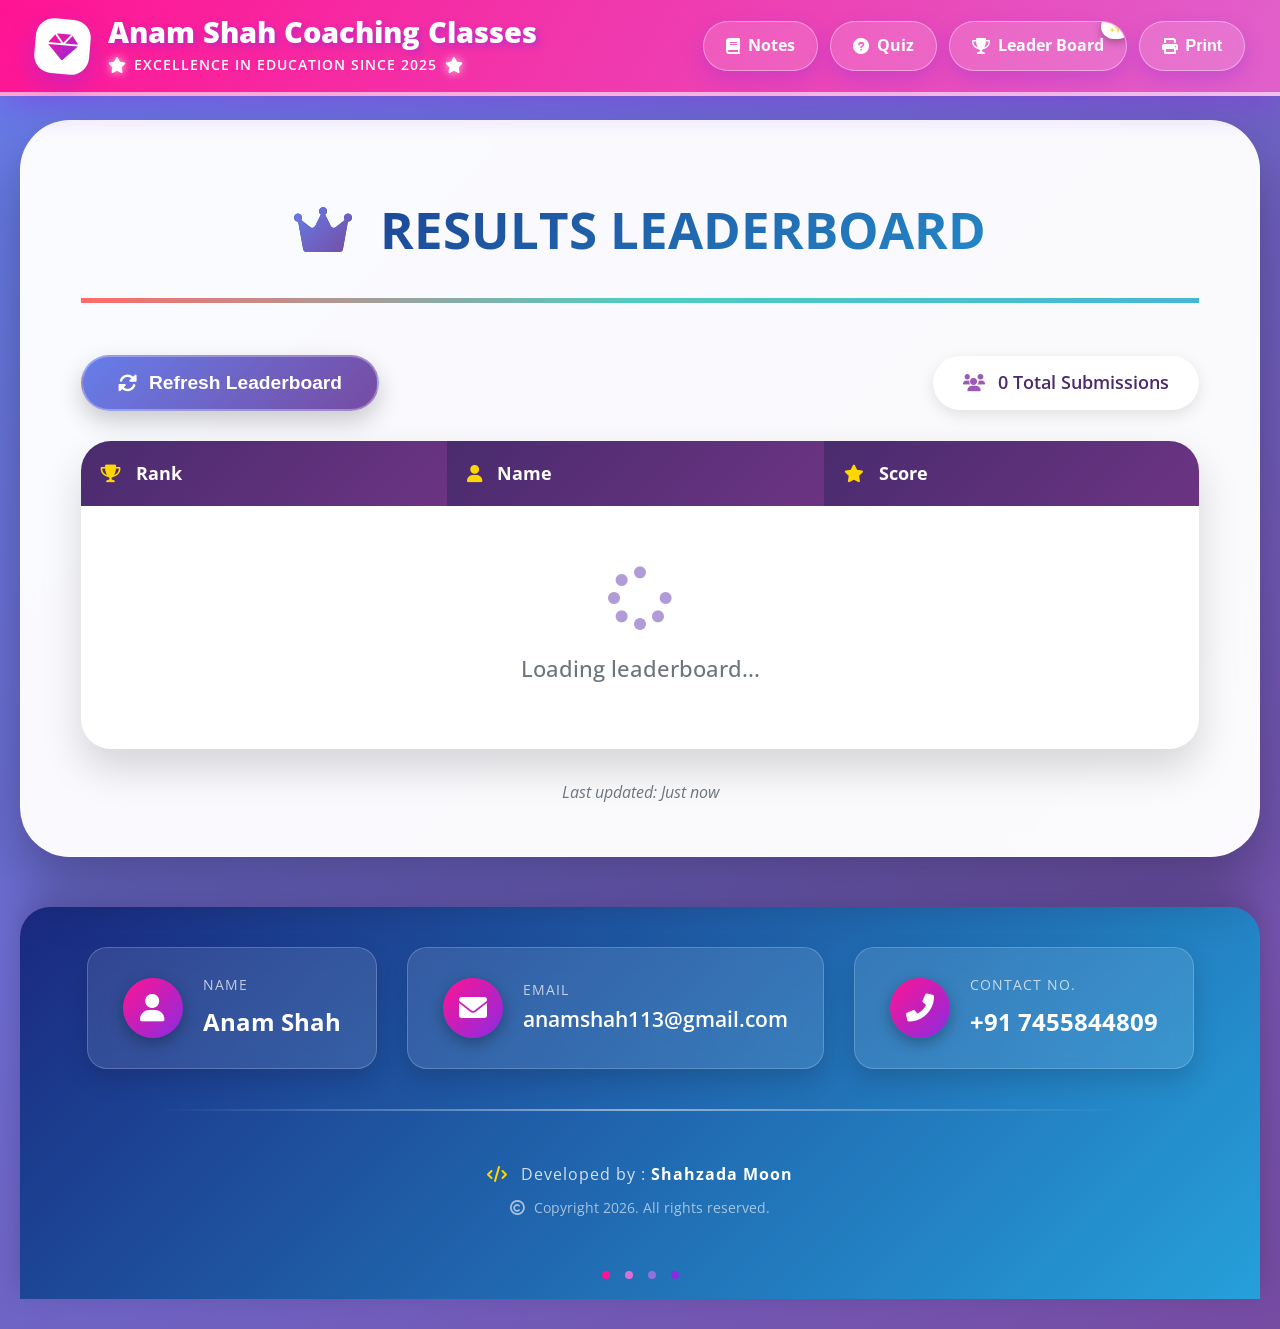
<file: leaderboard.html>
<!DOCTYPE html>
<html lang="en">
<head>
    <meta charset="UTF-8">
    <meta name="viewport" content="width=device-width, initial-scale=1.0">
    <title>🏆 Leaderboard · Anam Shah Coaching Classes</title>
    <!-- Font Awesome Icons -->
    <link rel="stylesheet" href="https://cdnjs.cloudflare.com/ajax/libs/font-awesome/6.0.0-beta3/css/all.min.css">
    <!-- Google Fonts -->
    <link href="https://fonts.googleapis.com/css2?family=Montserrat:wght@400;500;600;700;800&family=Open+Sans:wght@400;600;700&family=Lora:wght@400;500;600;700&display=swap" rel="stylesheet">
    <style>
        /* ===== RESET & BASE ===== */
        * {
            margin: 0;
            padding: 0;
            box-sizing: border-box;
        }

        html {
            scroll-behavior: smooth;
            font-size: 16px;
        }

        body {
            font-family: 'Open Sans', sans-serif;
            background: linear-gradient(135deg, #667eea 0%, #764ba2 100%);
            color: #2d3748;
            line-height: 1.7;
            padding: 30px 20px 30px 20px;
            margin: 0 !important;
            padding-top: 0 !important;
            min-height: 100vh;
        }

        /* Main container */
        .leaderboard-wrapper {
            max-width: 1300px;
            margin: 20px auto 0 auto !important;
            background: rgba(255, 255, 255, 0.97);
            backdrop-filter: blur(10px);
            border-radius: 50px;
            box-shadow: 0 30px 60px rgba(0, 0, 0, 0.3);
            padding: 50px 60px 50px 60px;
            border: 1px solid rgba(255, 255, 255, 0.5);
            position: relative;
            z-index: 1;
        }

        /* Beautiful Fixed Header with Pink-Purple Gradient (exactly from notes) */
        .fixed-header {
            position: fixed;
            top: 0;
            left: 0;
            right: 0;
            width: 100%;
            background: linear-gradient(120deg, #ff1493 0%, #da70d6 40%, #9370db 70%, #8a2be2 100%);
            padding: 15px 35px;
            box-shadow: 0 10px 30px rgba(138,43,226,0.4);
            z-index: 999999;
            border-bottom: 4px solid rgba(255,255,255,0.6);
            background-size: 300% 300%;
            animation: gradientShift 8s ease infinite;
            box-sizing: border-box;
        }

        @keyframes gradientShift {
            0% { background-position: 0% 50%; }
            50% { background-position: 100% 50%; }
            100% { background-position: 0% 50%; }
        }

        .header-btn {
            position: relative;
            overflow: hidden;
            transition: all 0.4s cubic-bezier(0.175, 0.885, 0.32, 1.275);
            background: rgba(255,255,255,0.15);
            backdrop-filter: blur(8px);
            border: 1px solid rgba(255,255,255,0.4);
            color: white !important;
            text-decoration: none;
            font-weight: 700;
            font-size: 1rem;
            padding: 10px 22px;
            border-radius: 50px;
            display: inline-flex;
            align-items: center;
            gap: 8px;
            box-shadow: 0 8px 20px rgba(138,43,226,0.3);
            cursor: pointer;
        }

        .header-btn:hover {
            transform: translateY(-3px) scale(1.05);
            box-shadow: 0 15px 30px rgba(138,43,226,0.5);
            border: 1px solid rgba(255,255,255,0.9);
            background: rgba(255,255,255,0.25);
        }

        .header-btn::before {
            content: '';
            position: absolute;
            top: 50%;
            left: 50%;
            width: 0;
            height: 0;
            border-radius: 50%;
            background: rgba(255,255,255,0.3);
            transform: translate(-50%, -50%);
            transition: width 0.6s, height 0.6s;
        }

        .header-btn:hover::before {
            width: 300px;
            height: 300px;
        }

        .header-title {
            font-size: 1.8rem !important;
            margin: 0 !important;
            color: white !important;
            font-weight: 900 !important;
            line-height: 1.2 !important;
            background: none !important;
            -webkit-background-clip: unset !important;
            -webkit-text-fill-color: white !important;
            background-clip: unset !important;
            text-shadow: 3px 3px 6px rgba(138,43,226,0.5) !important;
            border: none !important;
            padding: 0 !important;
        }

        .header-gem {
            font-size: 30px;
            background: linear-gradient(135deg, #ff1493, #8a2be2);
            -webkit-background-clip: text;
            -webkit-text-fill-color: transparent;
        }

        /* Spacer to push content below fixed header */
        .header-spacer {
            height: 100px;
            width: 100%;
        }

        /* Leaderboard specific styles */
        h1 {
            font-size: 3.2rem;
            background: linear-gradient(145deg, #1a2980, #26a0da);
            -webkit-background-clip: text;
            -webkit-text-fill-color: transparent;
            background-clip: text;
            text-align: center;
            margin-top: 0.3em;
            margin-bottom: 1em;
            padding-bottom: 25px;
            border-bottom: 5px solid;
            border-image: linear-gradient(90deg, #ff6b6b, #4ecdc4, #45b7d1) 1;
        }

        h1 i {
            background: linear-gradient(135deg, #667eea, #764ba2);
            -webkit-background-clip: text;
            -webkit-text-fill-color: transparent;
            margin-right: 15px;
        }

        .controls {
            display: flex;
            justify-content: space-between;
            align-items: center;
            margin-bottom: 30px;
            flex-wrap: wrap;
            gap: 20px;
        }

        .refresh-btn {
            background: linear-gradient(135deg, #667eea, #764ba2);
            border: none;
            color: white;
            font-weight: 700;
            font-size: 1.2rem;
            padding: 15px 35px;
            border-radius: 50px;
            cursor: pointer;
            transition: 0.3s;
            display: inline-flex;
            align-items: center;
            gap: 12px;
            border: 2px solid rgba(255,255,255,0.3);
            box-shadow: 0 10px 25px rgba(0,0,0,0.2);
        }

        .refresh-btn:hover {
            transform: translateY(-3px);
            box-shadow: 0 15px 35px rgba(138,43,226,0.4);
            background: linear-gradient(135deg, #764ba2, #667eea);
        }

        .stats {
            background: white;
            padding: 12px 30px;
            border-radius: 50px;
            font-weight: 600;
            color: #4a2b6e;
            box-shadow: 0 5px 15px rgba(0,0,0,0.1);
            font-size: 1.1rem;
        }

        .stats i {
            color: #9b59b6;
            margin-right: 8px;
        }

        .table-wrapper {
            background: white;
            border-radius: 30px;
            overflow: hidden;
            box-shadow: 0 20px 40px rgba(0,0,0,0.15);
            margin-bottom: 30px;
        }

        table {
            width: 100%;
            border-collapse: collapse;
            font-size: 1.2rem;
        }

        th {
            background: linear-gradient(135deg, #4a2b6e, #6c3483);
            color: white;
            padding: 18px 20px;
            font-weight: 700;
            text-align: left;
            font-size: 1.1rem;
        }

        th i {
            margin-right: 10px;
            color: #ffd700;
        }

        td {
            padding: 15px 20px;
            border-bottom: 1px solid #e0d4ff;
            font-weight: 500;
        }

        tr:last-child td {
            border-bottom: none;
        }

        tr:nth-child(even) td {
            background-color: #f8f4ff;
        }

        tr:hover td {
            background: linear-gradient(135deg, #fff5e6, #fff);
            transition: 0.2s;
        }

        .rank-col {
            width: 100px;
            color: #4a2b6e;
            font-weight: 700;
            font-size: 1.3rem;
        }

        .name-col {
            color: #1e102f;
            font-weight: 600;
        }

        .score-col {
            font-weight: 700;
            color: #0f7b3a;
        }

        .medal-gold { color: #ffd700; }
        .medal-silver { color: #c0c0c0; }
        .medal-bronze { color: #cd7f32; }

        .no-data {
            text-align: center;
            padding: 60px;
            color: #6c757d;
            font-size: 1.4rem;
        }

        .no-data i {
            font-size: 4rem;
            color: #b19cd9;
            margin-bottom: 20px;
        }

        .status-message {
            margin: 20px 0;
            padding: 15px 25px;
            border-radius: 50px;
            text-align: center;
            font-weight: 600;
            font-size: 1.1rem;
        }

        .success {
            background: #d4edda;
            color: #155724;
            border: 2px solid #c3e6cb;
        }

        .error {
            background: #f8d7da;
            color: #721c24;
            border: 2px solid #f5c6cb;
        }

        .hidden {
            display: none;
        }

        .last-updated {
            text-align: center;
            color: #6c757d;
            font-size: 1rem;
            margin-top: 20px;
            font-style: italic;
        }

        /* Bottom Contact Section (from notes) */
        .contact-section {
            margin-top: 50px;
            width: 100%;
            background: linear-gradient(135deg, #1a2980 0%, #26a0da 100%);
            border-radius: 30px 30px 0 0;
            box-shadow: 0 -10px 30px rgba(0,0,0,0.2);
            padding: 40px 20px 20px 20px;
        }

        .contact-card {
            background: rgba(255,255,255,0.1);
            backdrop-filter: blur(10px);
            border: 1px solid rgba(255,255,255,0.2);
            border-radius: 20px;
            padding: 25px 35px;
            display: flex;
            align-items: center;
            gap: 20px;
            box-shadow: 0 10px 25px rgba(0,0,0,0.15);
            transition: transform 0.3s;
            min-width: 280px;
        }

        .contact-card:hover {
            transform: translateY(-5px);
        }

        .contact-icon {
            background: linear-gradient(135deg, #ff1493, #8a2be2);
            width: 60px;
            height: 60px;
            border-radius: 50%;
            display: flex;
            align-items: center;
            justify-content: center;
            box-shadow: 0 5px 15px rgba(0,0,0,0.3);
        }

        .contact-icon i {
            font-size: 28px;
            color: white;
        }

        .contact-label {
            margin: 0;
            color: rgba(255,255,255,0.7);
            font-size: 0.9rem;
            letter-spacing: 1px;
        }

        .contact-value {
            margin: 5px 0 0 0;
            color: white;
            font-size: 1.5rem;
            font-weight: 700;
        }

        .contact-email {
            margin: 5px 0 0 0;
            color: white;
            font-size: 1.3rem;
            font-weight: 600;
            text-decoration: none;
        }

        .footer-divider {
            width: 80%;
            height: 2px;
            background: linear-gradient(90deg, transparent, rgba(255,255,255,0.5), transparent);
            margin: 10px 0;
        }

        .footer-dot {
            width: 8px;
            height: 8px;
            border-radius: 50%;
        }

        .footer-dot:nth-child(1) { background: #ff1493; }
        .footer-dot:nth-child(2) { background: #da70d6; }
        .footer-dot:nth-child(3) { background: #9370db; }
        .footer-dot:nth-child(4) { background: #8a2be2; }

        @media (max-width: 768px) {
            .leaderboard-wrapper { padding: 25px 20px; }
            h1 { font-size: 2.3rem; }
            .contact-card { padding: 20px 25px; }
            .contact-value { font-size: 1.2rem; }
            .fixed-header { padding: 12px 20px; }
            .header-title { font-size: 1.3rem !important; }
        }
    </style>
</head>
<body>

    <!-- ===== EXACT HEADER FROM NOTES FILE ===== -->
    <div class="fixed-header">
        <div style="max-width: 1400px; margin: 0 auto; display: flex; align-items: center; justify-content: space-between; flex-wrap: wrap; gap: 20px;">
            <!-- Logo and Institute Name -->
            <div style="display: flex; align-items: center; gap: 18px;">
                <div style="background: white; width: 55px; height: 55px; border-radius: 18px; display: flex; align-items: center; justify-content: center; box-shadow: 0 10px 25px rgba(138,43,226,0.4); transform: rotate(5deg); transition: transform 0.3s; border: 2px solid rgba(255,255,255,0.8);"
                     onmouseover="this.style.transform='rotate(0deg) scale(1.1)'"
                     onmouseout="this.style.transform='rotate(5deg)'">
                    <i class="fas fa-gem header-gem"></i>
                </div>
                <div>
                    <h1 class="header-title">Anam Shah Coaching Classes</h1>
                    <div style="display: flex; align-items: center; gap: 8px; margin-top: 3px;">
                        <i class="fas fa-star" style="color: white; text-shadow: 0 0 10px rgba(255,255,255,0.8);"></i>
                        <p style="margin: 0; color: white; font-size: 0.9rem; font-weight: 600; letter-spacing: 1px;">EXCELLENCE IN EDUCATION SINCE 2025</p>
                        <i class="fas fa-star" style="color: white; text-shadow: 0 0 10px rgba(255,255,255,0.8);"></i>
                    </div>
                </div>
            </div>

            <!-- Navigation Buttons -->
            <div style="display: flex; gap: 12px; flex-wrap: wrap;">
                <a href="https://23f2002668.github.io/Human-Growth-Development-And-Maturation/" class="header-btn">
                    <i class="fas fa-book"></i> Notes
                </a>
                <a href="https://23f2002668.github.io/Human-Growth-Development-And-Maturation/quiz.html" class="header-btn">
                    <i class="fas fa-question-circle"></i> Quiz
                </a>
                <a href="#" class="header-btn" style="position: relative;">
                    <i class="fas fa-trophy"></i> Leader Board
                    <span style="position: absolute; top: -8px; right: -5px; background: white; color: #8a2be2; border-radius: 30px; padding: 3px 8px; font-size: 0.7rem; font-weight: 800; box-shadow: 0 3px 8px rgba(0,0,0,0.3);">✨</span>
                </a>
                <button class="header-btn" onclick="window.print()">
                    <i class="fas fa-print"></i> Print
                </button>
            </div>
        </div>
    </div>

    <!-- Spacer to push content below fixed header -->
    <div class="header-spacer"></div>

    <!-- Main Leaderboard Content -->
    <div class="leaderboard-wrapper">
        <h1><i class="fas fa-crown"></i> RESULTS LEADERBOARD</h1>

        <!-- Controls -->
        <div class="controls">
            <button class="refresh-btn" id="refreshBtn">
                <i class="fas fa-sync-alt"></i> Refresh Leaderboard
            </button>
            <div class="stats">
                <i class="fas fa-users"></i> <span id="totalEntries">0</span> Total Submissions
            </div>
        </div>

        <!-- Status message -->
        <div id="statusMessage" class="status-message hidden"></div>

        <!-- Leaderboard table -->
        <div class="table-wrapper">
            <table>
                <thead>
                    <tr>
                        <th><i class="fas fa-trophy"></i> Rank</th>
                        <th><i class="fas fa-user"></i> Name</th>
                        <th><i class="fas fa-star"></i> Score</th>
                    </tr>
                </thead>
                <tbody id="leaderboardBody">
                    <tr>
                        <td colspan="3" class="no-data">
                            <i class="fas fa-spinner fa-pulse"></i><br>
                            Loading leaderboard...
                        </td>
                    </tr>
                </tbody>
            </table>
        </div>

        <div class="last-updated" id="lastUpdated">
            Last updated: Just now
        </div>
    </div>

    <!-- Bottom Contact Section (exactly from notes) -->
    <div class="contact-section">
        <div style="max-width: 1300px; margin: 0 auto; display: flex; flex-direction: column; align-items: center; gap: 30px;">

            <!-- Contact Information Cards -->
            <div style="display: flex; flex-wrap: wrap; justify-content: center; gap: 30px; width: 100%;">

                <!-- Name Card -->
                <div class="contact-card">
                    <div class="contact-icon">
                        <i class="fas fa-user"></i>
                    </div>
                    <div>
                        <p class="contact-label">NAME</p>
                        <p class="contact-value">Anam Shah</p>
                    </div>
                </div>

                <!-- Email Card -->
                <div class="contact-card">
                    <div class="contact-icon">
                        <i class="fas fa-envelope"></i>
                    </div>
                    <div>
                        <p class="contact-label">EMAIL</p>
                        <a href="mailto:anamshah113@gmail.com" class="contact-email">anamshah113@gmail.com</a>
                    </div>
                </div>

                <!-- Contact Card -->
                <div class="contact-card">
                    <div class="contact-icon">
                        <i class="fas fa-phone-alt"></i>
                    </div>
                    <div>
                        <p class="contact-label">CONTACT NO.</p>
                        <p class="contact-value">+91 7455844809</p>
                    </div>
                </div>
            </div>

            <!-- Divider -->
            <div class="footer-divider"></div>

            <!-- Developed By and Copyright -->
            <div style="text-align: center; padding: 10px 0;">
                <p style="margin: 0; color: rgba(255,255,255,0.8); font-size: 1rem; letter-spacing: 1px;">
                    <i class="fas fa-code" style="margin-right: 8px; color: #ffd700;"></i>
                    Developed by : <span style="color: white; font-weight: 700;">Shahzada Moon</span>
                </p>
                <p style="margin: 8px 0 0 0; color: rgba(255,255,255,0.6); font-size: 0.9rem;">
                    <i class="far fa-copyright" style="margin-right: 5px;"></i> Copyright 2026. All rights reserved.
                </p>
            </div>

            <!-- Decorative Elements -->
            <div style="display: flex; gap: 15px; margin-top: 10px;">
                <div class="footer-dot"></div>
                <div class="footer-dot"></div>
                <div class="footer-dot"></div>
                <div class="footer-dot"></div>
            </div>
        </div>
    </div>

    <script>
        // ================= YOUR GOOGLE SCRIPT URL =================
        const GOOGLE_SCRIPT_URL = 'https://script.google.com/macros/s/AKfycbxVl14EaEwnJy69LmQzhDqv9YgxDyGLkW8GNUmaOaQJAPkDH9m3ug1iEmm42wWnjmP-zQ/exec';

        // DOM elements
        const leaderboardBody = document.getElementById('leaderboardBody');
        const statusDiv = document.getElementById('statusMessage');
        const totalEntriesSpan = document.getElementById('totalEntries');
        const refreshBtn = document.getElementById('refreshBtn');
        const lastUpdatedSpan = document.getElementById('lastUpdated');
        const notesBtn = document.getElementById('notesBtn');
        const quizBtn = document.getElementById('quizBtn');
        const leaderboardBtn = document.getElementById('leaderboardBtn');

        // Show status message
        function showStatus(msg, isSuccess = true) {
            statusDiv.innerText = msg;
            statusDiv.className = `status-message ${isSuccess ? 'success' : 'error'}`;
            statusDiv.classList.remove('hidden');
            setTimeout(() => statusDiv.classList.add('hidden'), 5000);
        }

        // Escape HTML to prevent XSS
        function escapeHtml(unsafe) {
            return unsafe.replace(/[&<>"']/g, function(m) {
                if (m === '&') return '&amp;';
                if (m === '<') return '&lt;';
                if (m === '>') return '&gt;';
                if (m === '"') return '&quot;';
                return '&#039;';
            });
        }

        // Format timestamp
        function formatTimestamp() {
            const now = new Date();
            return now.toLocaleTimeString() + ' on ' + now.toLocaleDateString();
        }

        // Get medal display based on rank
        function getRankDisplay(rank) {
            if (rank === 1) return '<i class="fas fa-crown medal-gold"></i> #1';
            if (rank === 2) return '<i class="fas fa-medal medal-silver"></i> #2';
            if (rank === 3) return '<i class="fas fa-medal medal-bronze"></i> #3';
            return `#${rank}`;
        }

        // Load leaderboard from Google Sheets
        async function loadLeaderboard() {
            try {
                // Show loading state
                leaderboardBody.innerHTML = `
                    <tr>
                        <td colspan="3" class="no-data">
                            <i class="fas fa-spinner fa-pulse"></i><br>
                            Fetching results from Google Sheets...
                        </td>
                    </tr>
                `;

                // Fetch data from Google Sheets
                const response = await fetch(GOOGLE_SCRIPT_URL + '?action=get', {
                    method: 'GET',
                    mode: 'cors'
                });

                if (!response.ok) throw new Error('Network response was not ok');
                
                const data = await response.json();
                
                // Update total entries
                totalEntriesSpan.innerText = data.length;

                if (!data || data.length === 0) {
                    leaderboardBody.innerHTML = `
                        <tr>
                            <td colspan="3" class="no-data">
                                <i class="fas fa-tired"></i><br>
                                No submissions yet. Be the first to take the quiz!
                            </td>
                        </tr>
                    `;
                    lastUpdatedSpan.innerText = `Last updated: ${formatTimestamp()}`;
                    return;
                }

                // Sort by score descending (highest first)
                const sorted = [...data].sort((a, b) => b.score - a.score);

                // Build leaderboard HTML
                let html = '';
                sorted.forEach((entry, idx) => {
                    const rank = idx + 1;
                    const name = entry.name || 'Anonymous';
                    const score = `${entry.score} / ${entry.total}`;
                    
                    // Add special class for top 3
                    let rankClass = '';
                    if (rank === 1) rankClass = 'medal-gold';
                    else if (rank === 2) rankClass = 'medal-silver';
                    else if (rank === 3) rankClass = 'medal-bronze';
                    
                    html += `<tr>
                        <td class="rank-col ${rankClass}">${getRankDisplay(rank)}</td>
                        <td class="name-col">${escapeHtml(name)}</td>
                        <td class="score-col">${score}</td>
                    </tr>`;
                });

                leaderboardBody.innerHTML = html;
                lastUpdatedSpan.innerText = `Last updated: ${formatTimestamp()}`;
                showStatus('✅ Leaderboard refreshed successfully!', true);

            } catch (error) {
                console.error('Load error:', error);
                leaderboardBody.innerHTML = `
                    <tr>
                        <td colspan="3" class="no-data">
                            <i class="fas fa-exclamation-triangle" style="color: #dc3545;"></i><br>
                            Failed to load leaderboard.<br>
                            <small style="font-size: 0.9rem;">${error.message}</small>
                        </td>
                    </tr>
                `;
                showStatus('❌ Failed to load leaderboard. Check connection.', false);
            }
        }

        // Event listeners
        refreshBtn.addEventListener('click', (e) => {
            e.preventDefault();
            loadLeaderboard();
        });

        // Header button navigation
        notesBtn.addEventListener('click', (e) => {
            e.preventDefault();
            window.location.href = 'notes.html'; // Update with your notes file name
        });

        quizBtn.addEventListener('click', (e) => {
            e.preventDefault();
            window.location.href = 'index.html'; // Update with your quiz file name
        });

        leaderboardBtn.addEventListener('click', (e) => {
            e.preventDefault();
            loadLeaderboard(); // Just refresh current page
        });

        // Auto-refresh every 30 seconds
        setInterval(loadLeaderboard, 30000);

        // Initial load
        loadLeaderboard();

        // Add keyboard shortcut (Ctrl+R to refresh)
        document.addEventListener('keydown', (e) => {
            if (e.ctrlKey && e.key === 'r') {
                e.preventDefault();
                loadLeaderboard();
            }
        });
    </script>
</body>
</html>
</file>
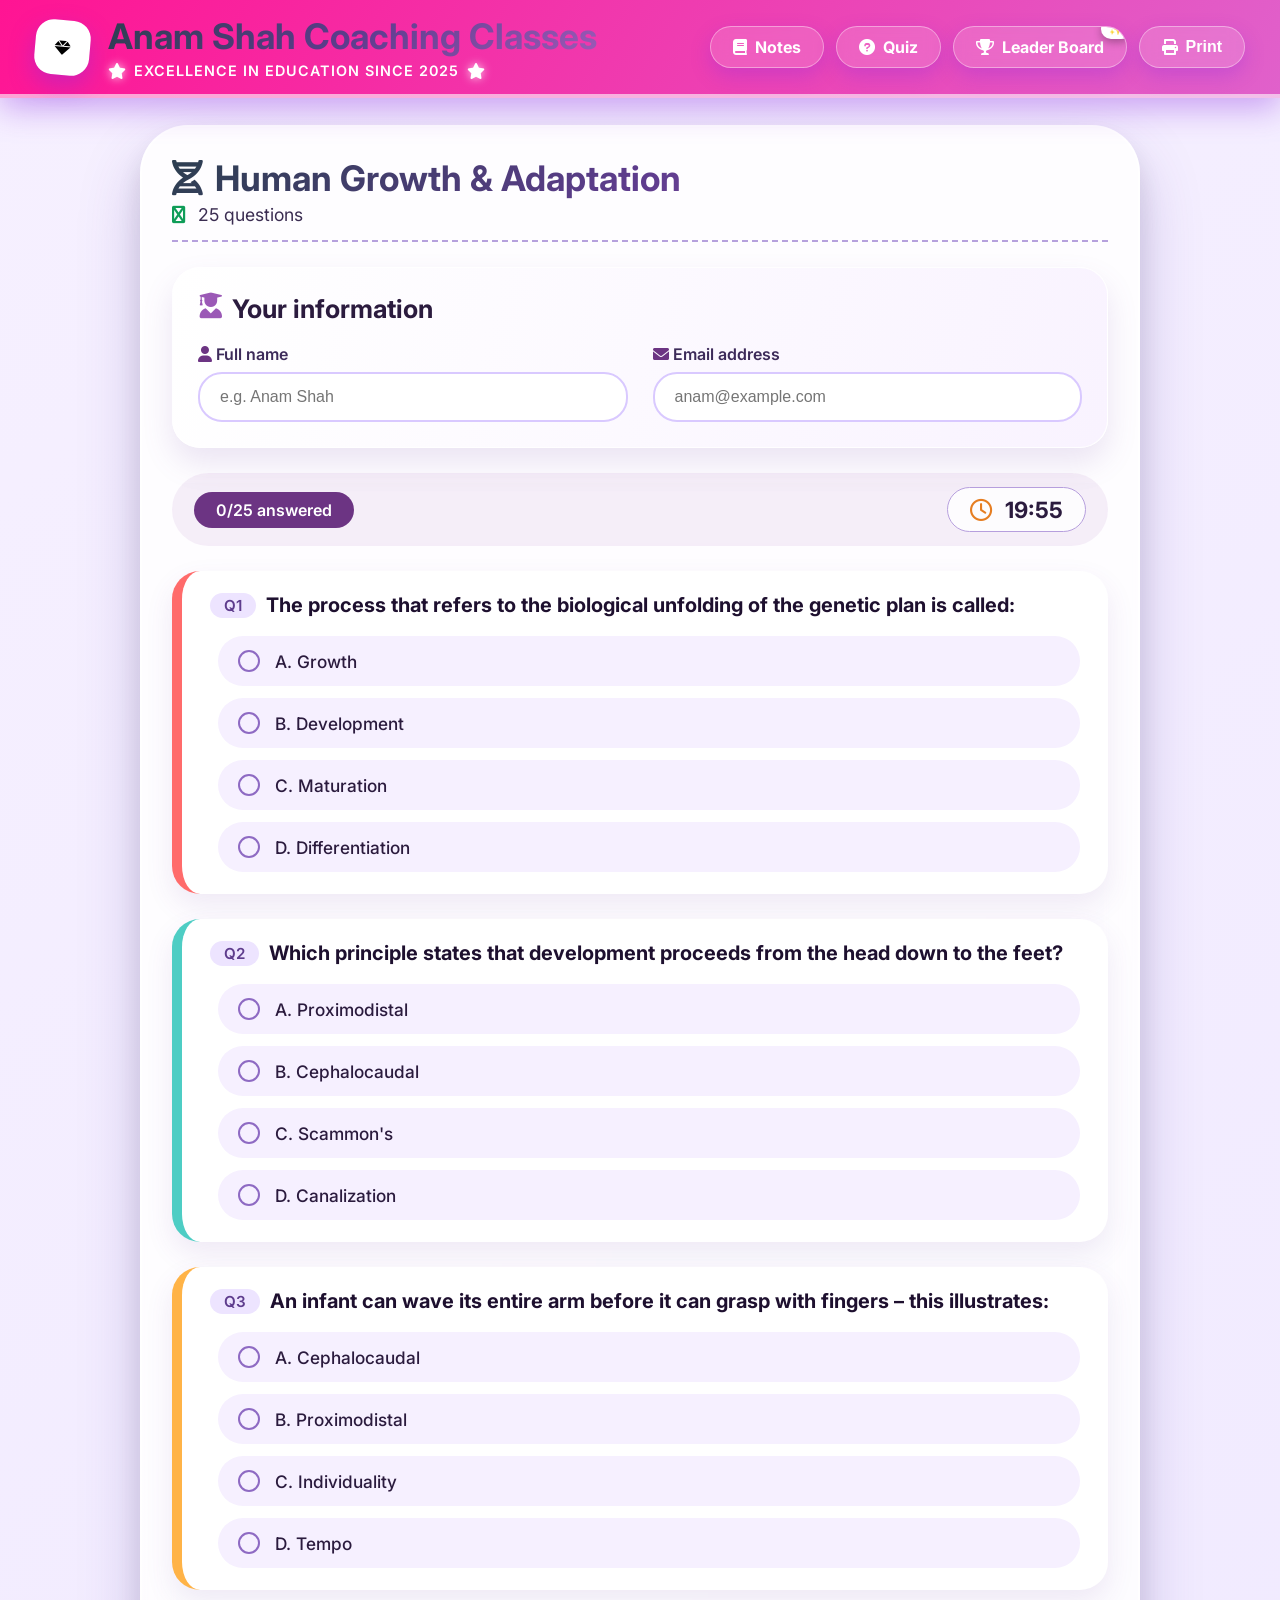
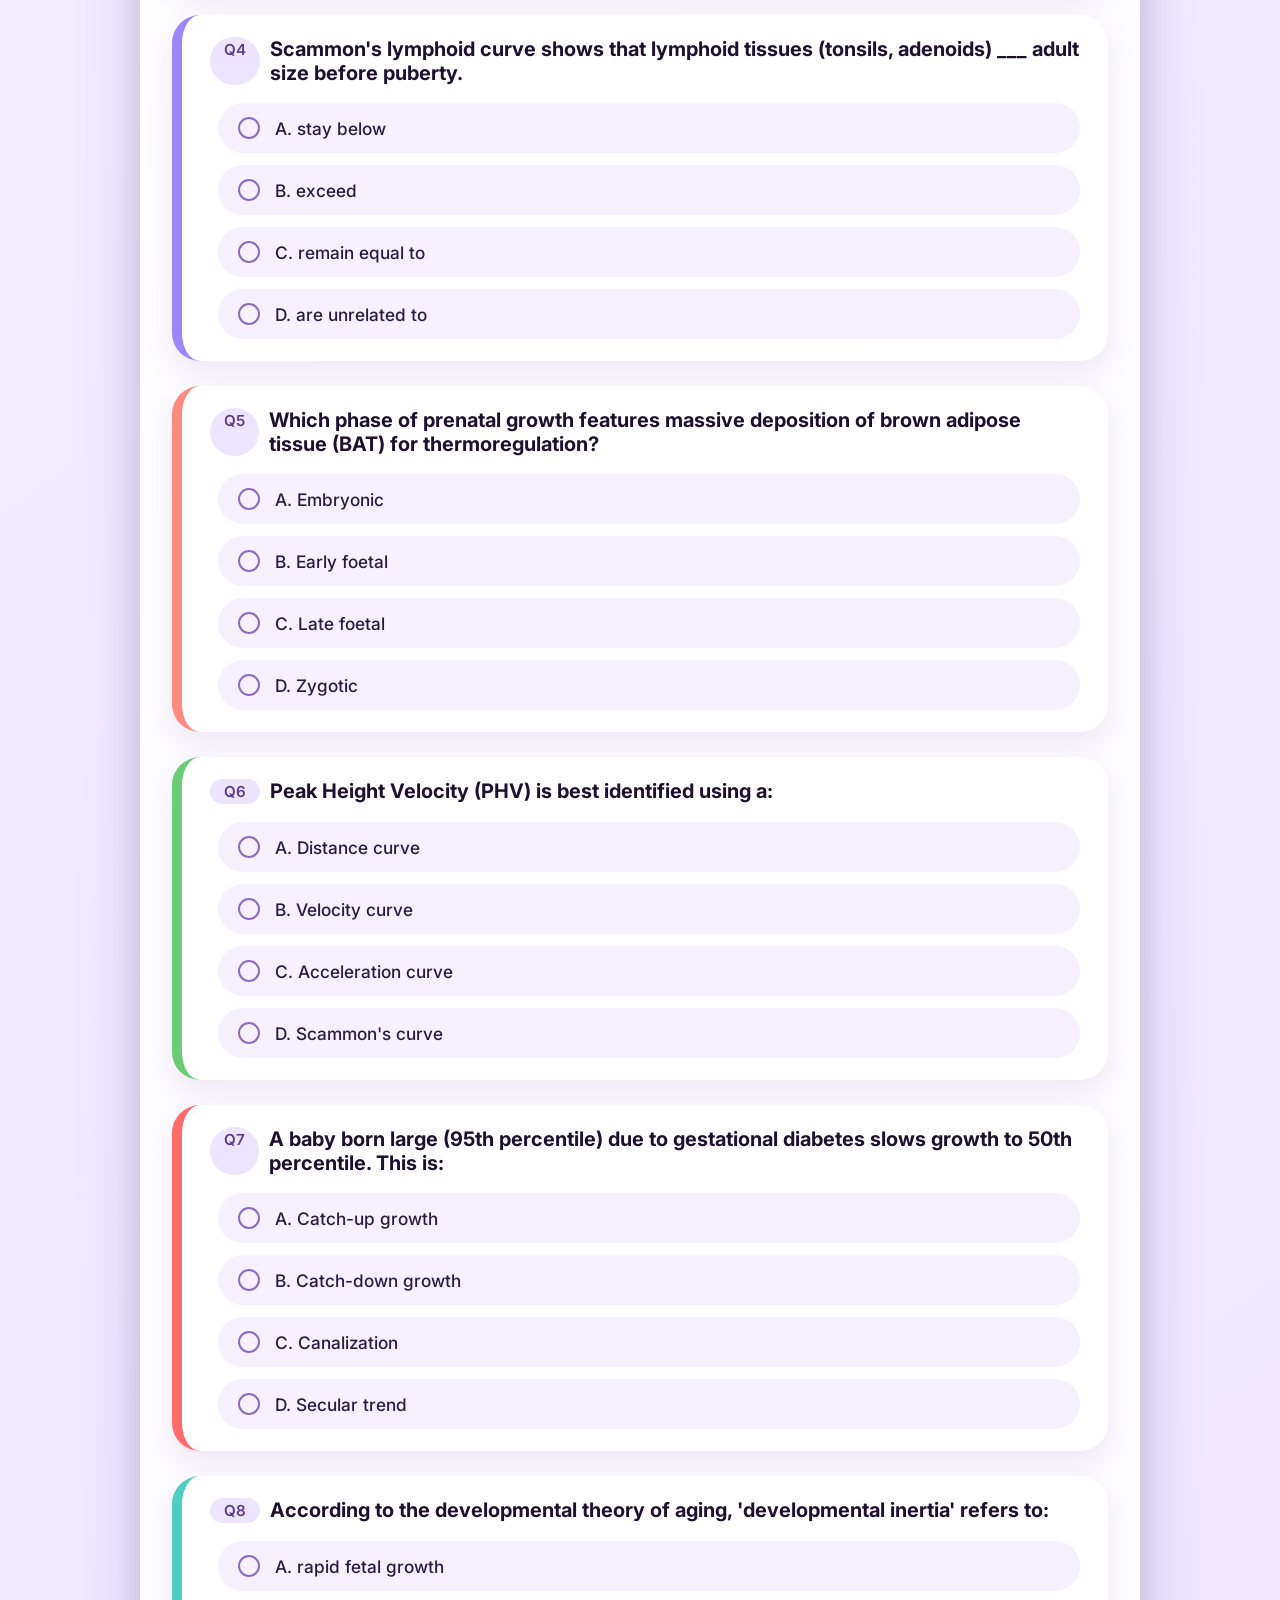
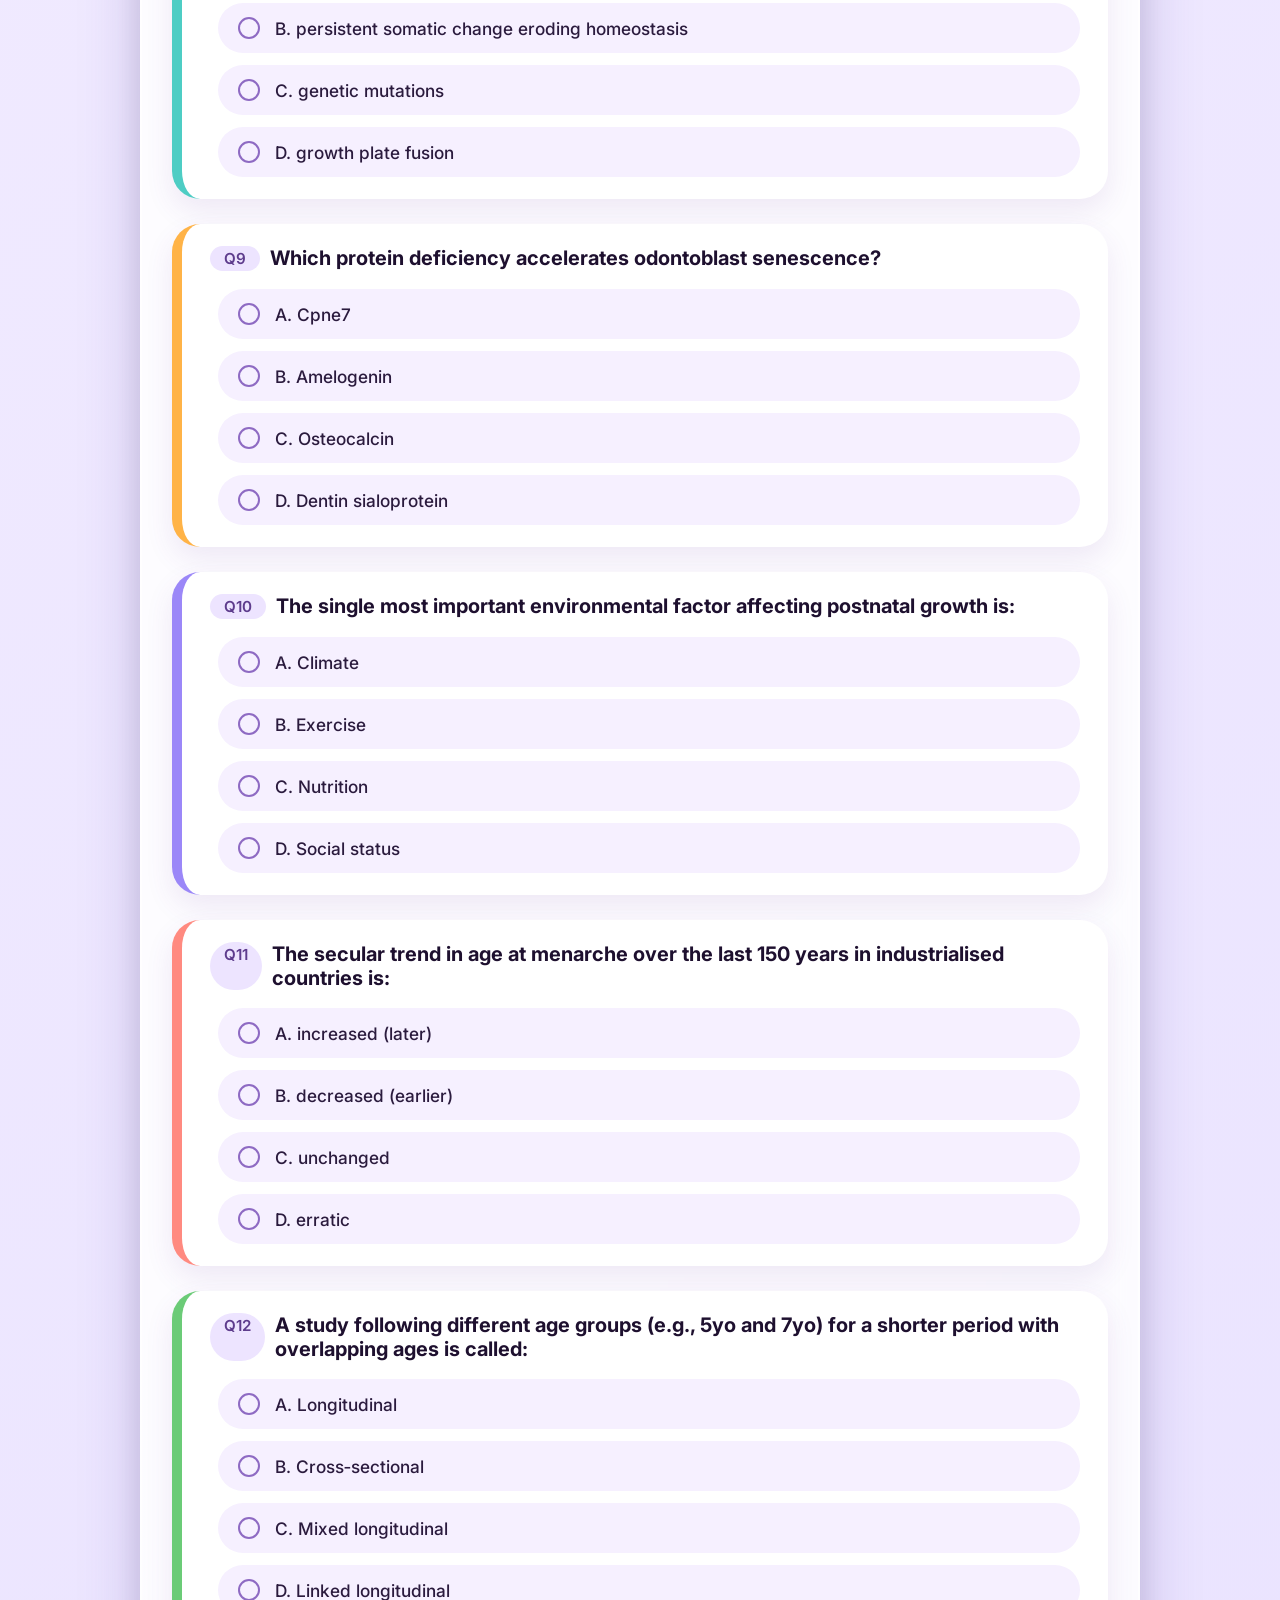
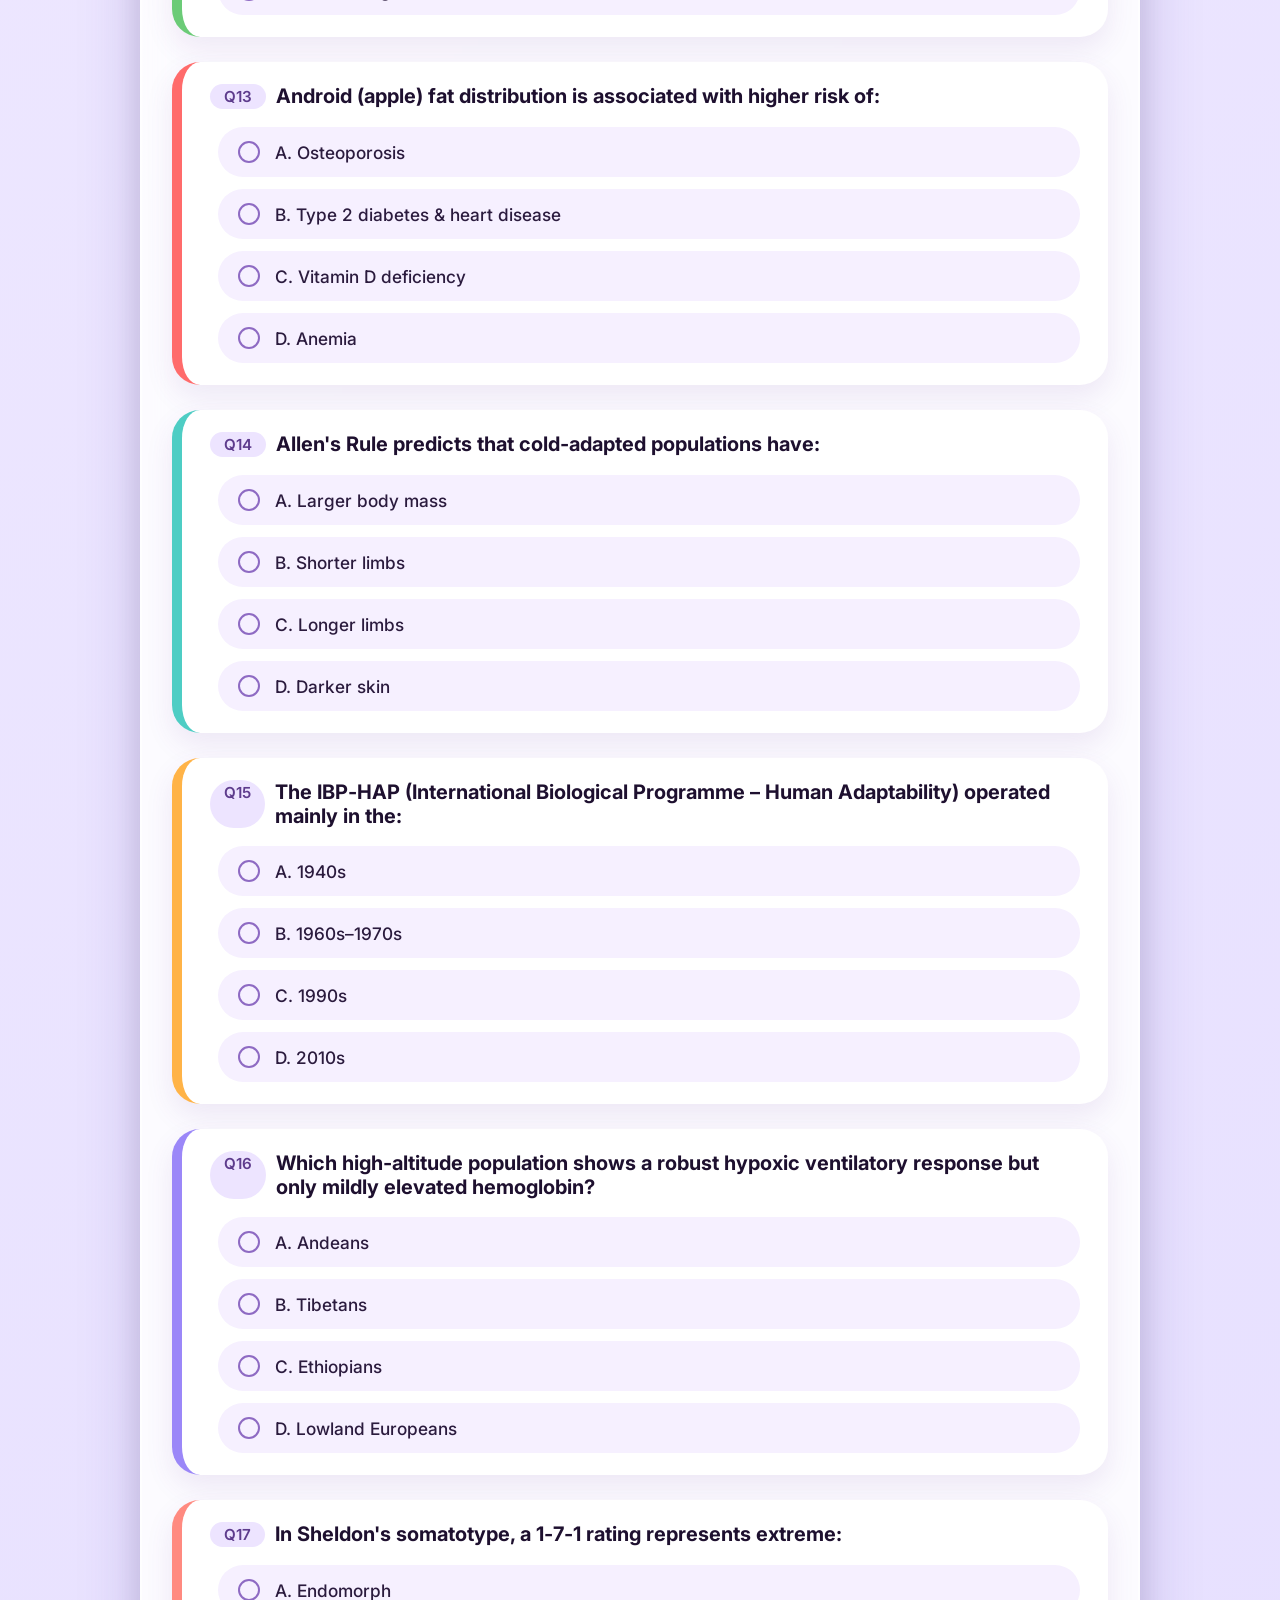
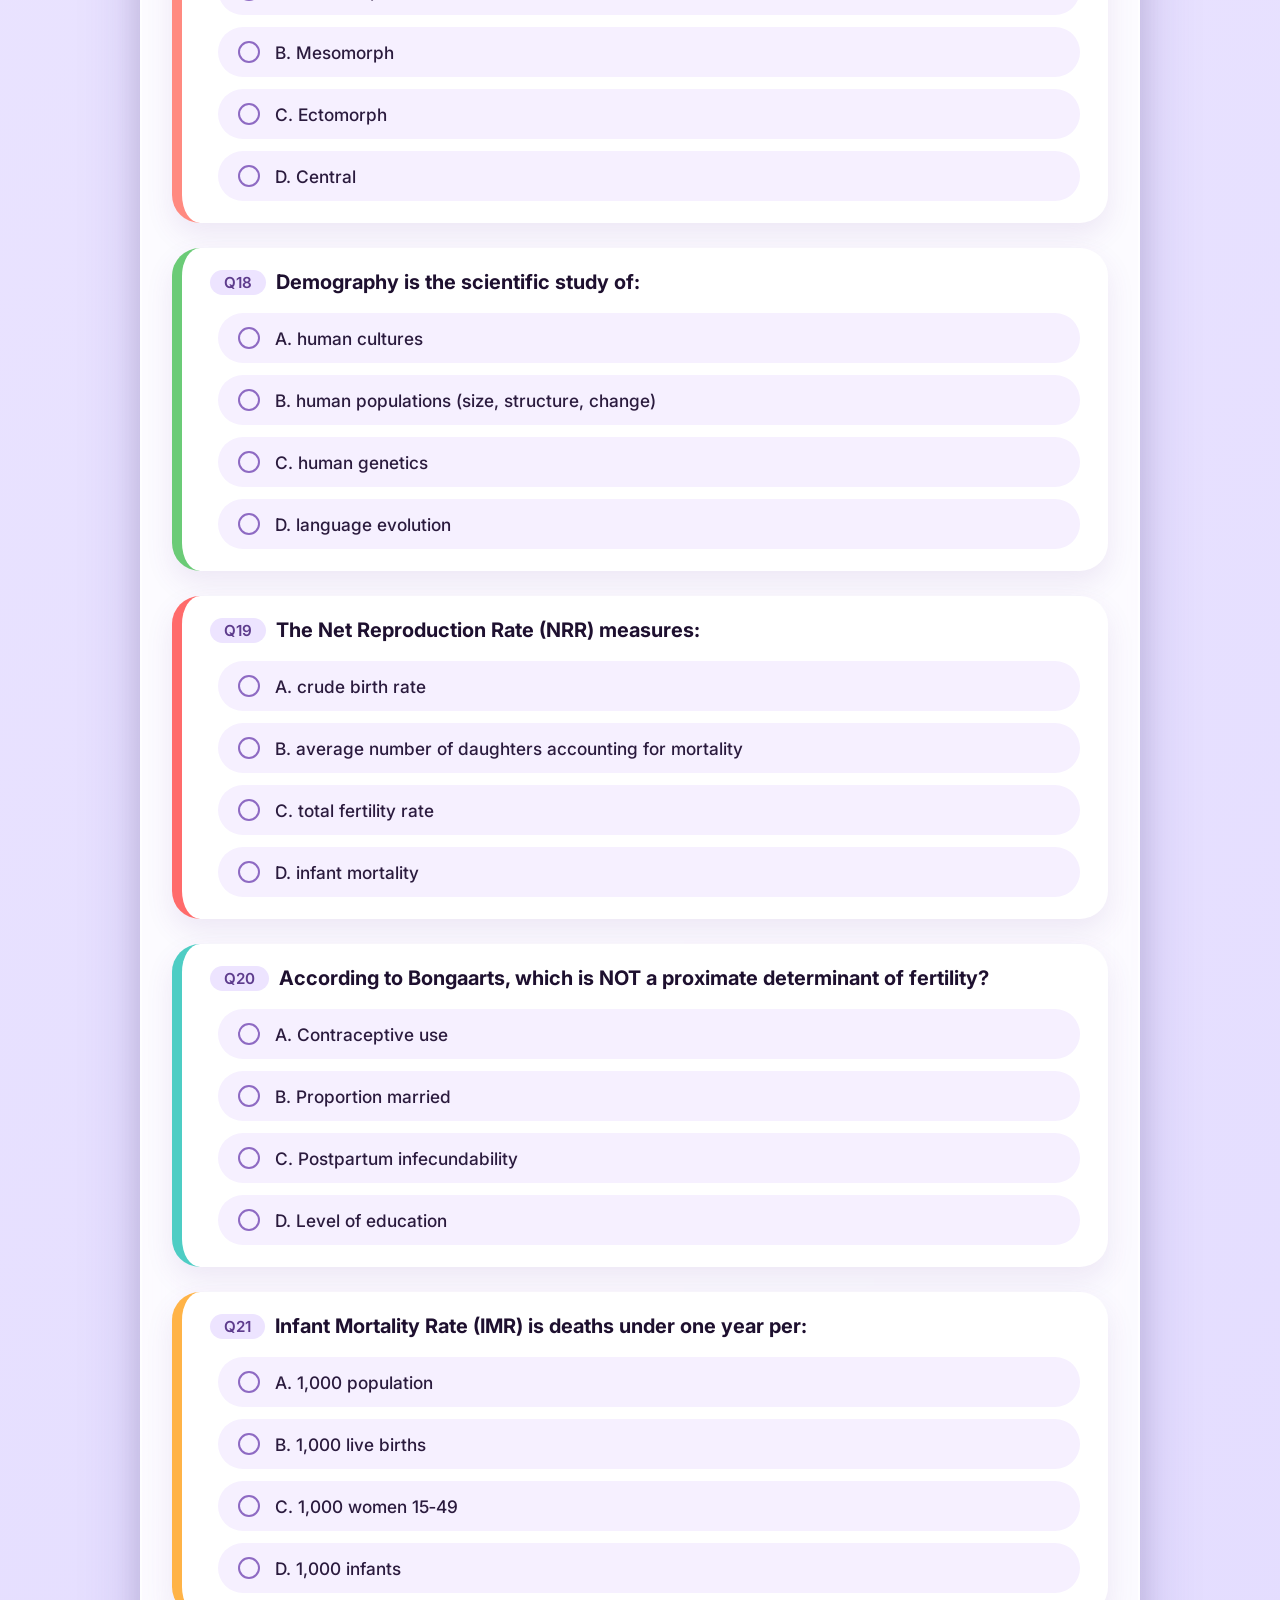
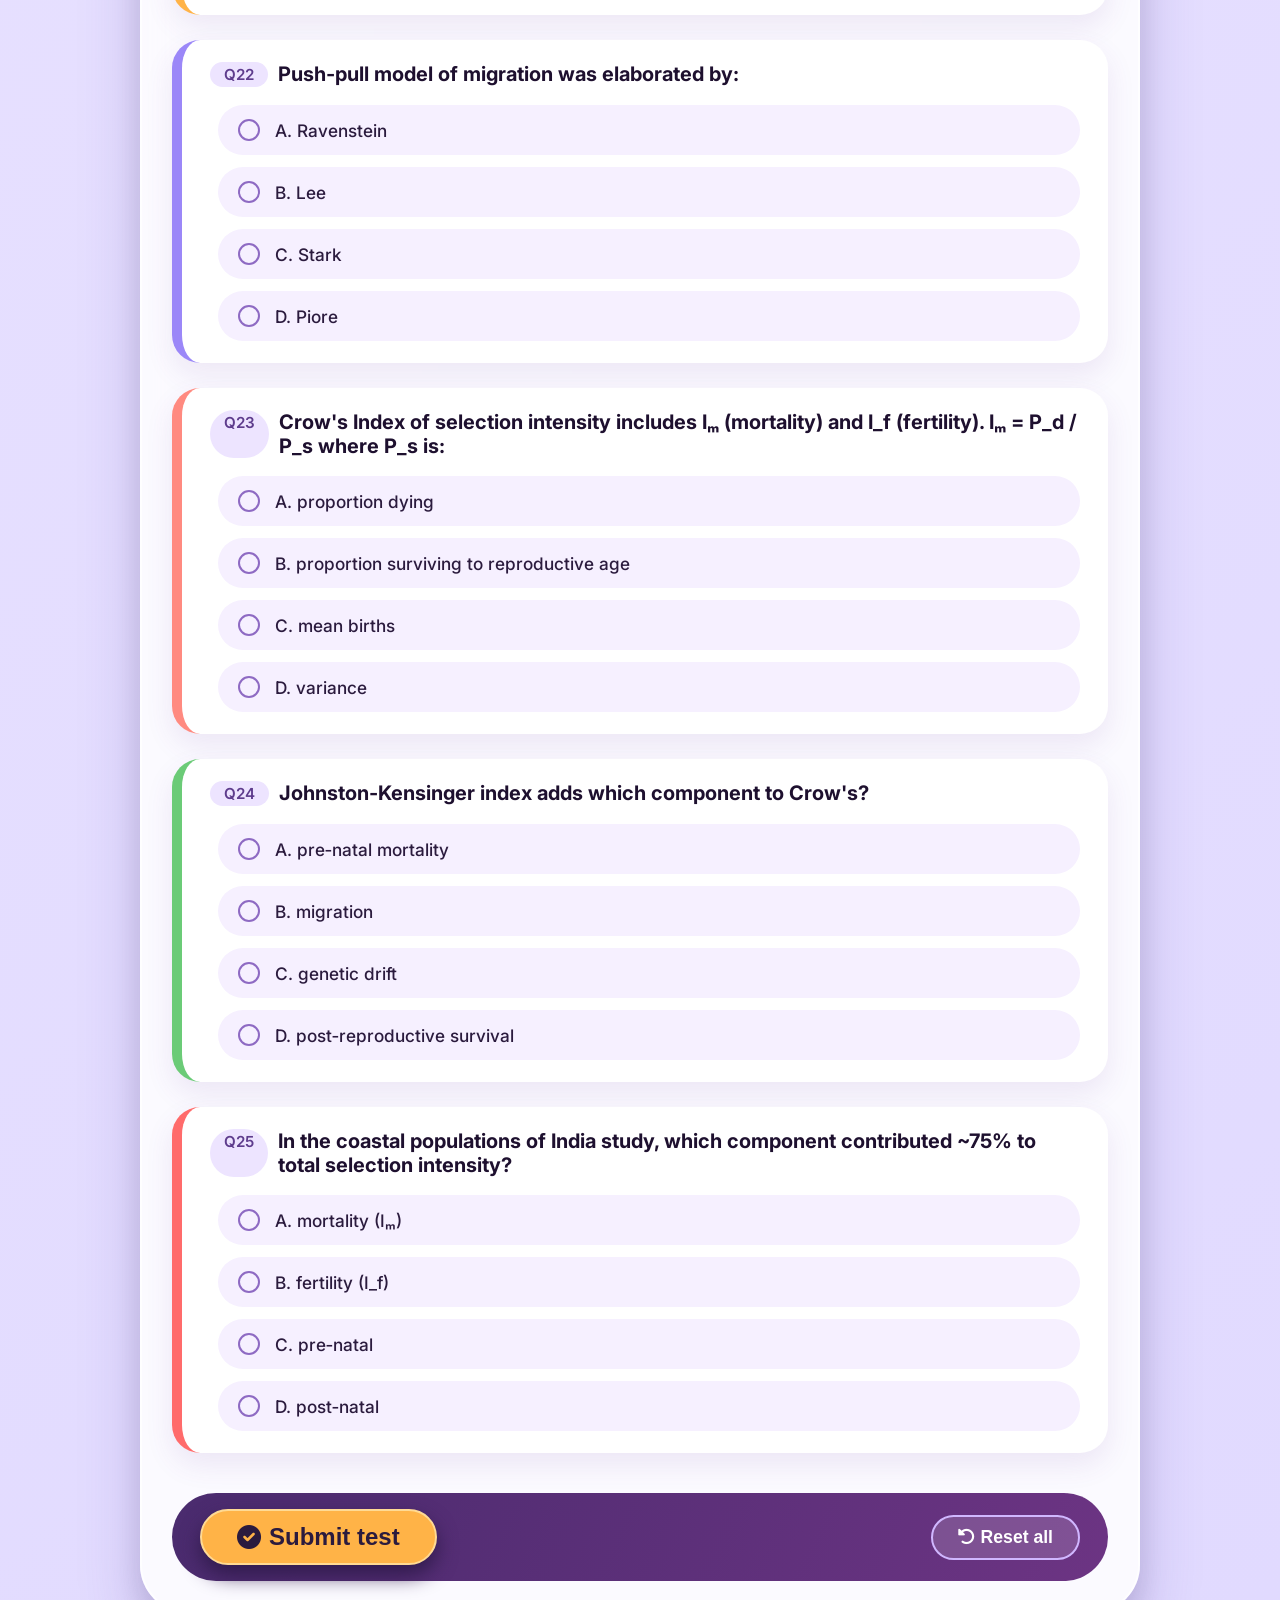
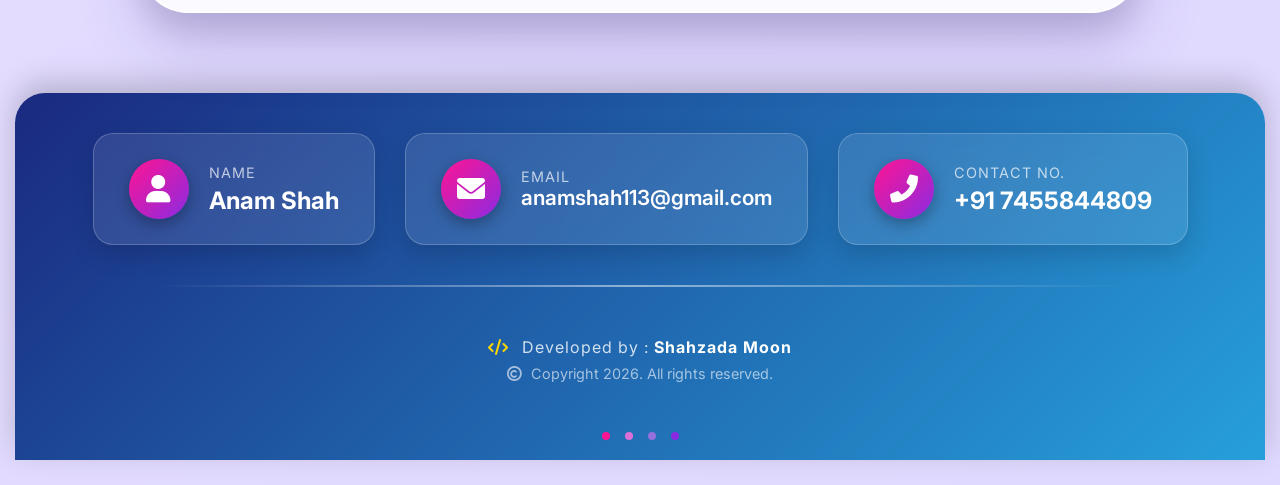
<file: quiz.html>
<!DOCTYPE html>
<html lang="en">
<head>
    <meta charset="UTF-8">
    <meta name="viewport" content="width=device-width, initial-scale=1.0">
    <title>✨ Anam Shah Coaching Classes · MCQ Test</title>
    <!-- Google Fonts & Font Awesome -->
    <link href="https://fonts.googleapis.com/css2?family=Inter:opsz,wght@14..32,400;14..32,500;14..32,600;14..32,700&display=swap" rel="stylesheet">
    <link rel="stylesheet" href="https://cdnjs.cloudflare.com/ajax/libs/font-awesome/6.0.0-beta3/css/all.min.css">
    <style>
        * { margin: 0; padding: 0; box-sizing: border-box; }

        body {
            font-family: 'Inter', sans-serif;
            background: linear-gradient(145deg, #f6f0ff 0%, #e0d9ff 100%);
            min-height: 100vh;
            display: flex;
            flex-direction: column;
            align-items: center;
            padding: 25px 15px;
        }

        .test-wrapper {
            max-width: 1000px;
            width: 100%;
            background: rgba(255, 255, 255, 0.85);
            backdrop-filter: blur(15px);
            -webkit-backdrop-filter: blur(15px);
            border-radius: 48px;
            box-shadow: 0 30px 60px rgba(85, 60, 154, 0.25), 0 15px 30px rgba(0, 0, 0, 0.1);
            padding: 30px 30px;
            border: 2px solid rgba(255, 255, 255, 0.7);
            margin-bottom: 30px;
        }

        /* 🌈 ATTRACTIVE HEADER WITH SHADES & COLORS */
        .header-coaching {
            display: flex;
            flex-wrap: wrap;
            align-items: center;
            justify-content: space-between;
            margin-bottom: 30px;
            background: linear-gradient(135deg, #667eea 0%, #764ba2 50%, #9f7aea 100%);
            padding: 18px 30px;
            border-radius: 80px;
            box-shadow: 0 20px 30px rgba(102, 126, 234, 0.4), inset 0 2px 5px rgba(255,255,255,0.5);
            border: 2px solid rgba(255,255,255,0.6);
            position: relative;
            overflow: hidden;
        }

        .header-coaching::before {
            content: '';
            position: absolute;
            top: -30px;
            left: -30px;
            width: 150px;
            height: 150px;
            background: radial-gradient(circle, rgba(255,255,255,0.3) 0%, transparent 70%);
            border-radius: 50%;
            pointer-events: none;
        }

        .header-coaching::after {
            content: '';
            position: absolute;
            bottom: -40px;
            right: -20px;
            width: 200px;
            height: 200px;
            background: radial-gradient(circle, rgba(255,215,150,0.4) 0%, transparent 70%);
            border-radius: 50%;
            pointer-events: none;
        }

        .coaching-name {
            font-size: 2.2rem;
            font-weight: 800;
            background: linear-gradient(to right, #fff8e7, #ffe6b3, #ffffff);
            -webkit-background-clip: text;
            -webkit-text-fill-color: transparent;
            background-clip: text;
            text-shadow: 0 5px 15px rgba(0,0,0,0.2);
            letter-spacing: -0.5px;
            display: flex;
            align-items: center;
            gap: 12px;
            position: relative;
            z-index: 2;
        }

        .coaching-name i {
            background: white;
            -webkit-background-clip: text;
            -webkit-text-fill-color: #ffd966;
            font-size: 2.5rem;
            filter: drop-shadow(0 0 8px gold);
        }

        .nav-links {
            display: flex;
            gap: 15px;
            position: relative;
            z-index: 2;
        }

        .nav-links a {
            text-decoration: none;
            font-weight: 700;
            font-size: 1.25rem;
            color: #2b1b3e;
            background: rgba(255, 255, 255, 0.9);
            padding: 10px 28px;
            border-radius: 50px;
            transition: 0.3s;
            border: 2px solid rgba(255,255,240,0.9);
            display: inline-flex;
            align-items: center;
            gap: 10px;
            box-shadow: 0 10px 20px rgba(0,0,0,0.1);
            backdrop-filter: blur(5px);
        }

        .nav-links a:hover {
            background: white;
            border-color: #ffb851;
            transform: translateY(-3px);
            box-shadow: 0 18px 30px rgba(0,0,0,0.2);
            color: #4a2b6e;
        }

        h1 {
            font-size: 2.2rem;
            font-weight: 700;
            background: linear-gradient(135deg, #2c3e50, #5e3c8d, #9b59b6);
            -webkit-background-clip: text;
            -webkit-text-fill-color: transparent;
            background-clip: text;
            margin-bottom: 5px;
            display: flex;
            align-items: center;
            gap: 12px;
        }

        .subhead {
            color: #3a2c51;
            font-size: 1.1rem;
            margin-bottom: 25px;
            border-bottom: 2px dashed #b6a1dd;
            padding-bottom: 15px;
        }

        /* student card */
        .student-card {
            background: white; 
            border-radius: 28px; 
            padding: 25px; 
            margin-bottom: 25px;
            box-shadow: 0 15px 30px rgba(128, 90, 173, 0.15);
            background: linear-gradient(105deg,#ffffff,#f9f3ff);
            border: 1px solid rgba(255,255,255,0.9);
        }
        .student-card h2 { 
            font-size: 1.6rem; 
            color: #2b1b3e; 
            margin-bottom: 20px; 
            display: flex; 
            gap:8px; 
        }
        .input-group { 
            display: flex; 
            flex-wrap: wrap; 
            gap: 25px; 
        }
        .input-field { 
            flex: 1 1 250px; 
        }
        .input-field label { 
            font-weight: 600; 
            color: #3d2b5a; 
            margin-bottom: 8px; 
            display: block; 
        }
        .input-field input {
            width: 100%; 
            padding: 14px 20px; 
            border: 2px solid #d9c9ff; 
            border-radius: 24px;
            font-size: 1rem; 
            transition: 0.2s; 
            background: white;
        }
        .input-field input:focus { 
            border-color: #9b59b6; 
            box-shadow: 0 0 0 4px rgba(155,89,182,0.15); 
            outline: none; 
        }

        /* stats bar */
        .stats-bar {
            display: flex; 
            flex-wrap: wrap; 
            justify-content: space-between; 
            align-items: center;
            margin: 15px 0 25px; 
            background: rgba(155,89,182,0.1); 
            padding: 14px 22px;
            border-radius: 50px; 
            backdrop-filter: blur(4px);
        }
        .q-counter { 
            background: #6c3483; 
            color: white; 
            padding: 8px 22px; 
            border-radius: 40px; 
            font-weight: 600; 
        }
        .timer { 
            font-size: 1.4rem; 
            font-weight: 700; 
            color: #2b1b3e; 
            background: #ffffffcc; 
            padding: 8px 22px; 
            border-radius: 40px; 
            border:1px solid #b69fdd; 
        }
        .timer i { 
            color: #e67e22; 
            margin-right: 8px; 
        }

        /* questions */
        .question-container { 
            display: flex; 
            flex-direction: column; 
            gap: 25px; 
            margin-bottom: 40px; 
        }
        .q-card {
            background: white; 
            border-radius: 28px; 
            padding: 22px 28px; 
            border-left: 10px solid;
            box-shadow: 0 12px 28px rgba(110, 60, 160, 0.1); 
            transition: transform 0.15s;
        }
        .q-card:hover { 
            transform: scale(1.01); 
        }
        .q-card:nth-child(6n+1) { border-left-color: #FF6B6B; }
        .q-card:nth-child(6n+2) { border-left-color: #4ECDC4; }
        .q-card:nth-child(6n+3) { border-left-color: #FFB347; }
        .q-card:nth-child(6n+4) { border-left-color: #9B87F8; }
        .q-card:nth-child(6n+5) { border-left-color: #FF8A80; }
        .q-card:nth-child(6n+6) { border-left-color: #6BCB77; }
        .q-title { 
            font-weight: 700; 
            font-size: 1.25rem; 
            color: #1e102f; 
            margin-bottom: 18px; 
            display: flex; 
            gap:10px; 
        }
        .q-num { 
            background: #ede4ff; 
            border-radius: 30px; 
            padding: 3px 14px; 
            font-size:0.95rem; 
            color:#5e3c8d; 
            font-weight:600; 
        }

        .options { 
            display: flex; 
            flex-direction: column; 
            gap: 12px; 
            margin-left: 8px; 
        }
        .option {
            display: flex; 
            align-items: center; 
            gap: 15px; 
            padding: 12px 18px;
            background: #f6f0ff; 
            border-radius: 40px; 
            transition: 0.2s;
            border: 2px solid transparent; 
            cursor: pointer;
        }
        .option:hover { 
            background: #e9dbff; 
            border-color: #b69fdd; 
        }
        .option input[type="radio"] {
            appearance: none; 
            width: 22px; 
            height: 22px; 
            border: 2px solid #8e6ac3; 
            border-radius: 50%;
            transition: 0.15s; 
            cursor: pointer;
        }
        .option input[type="radio"]:checked {
            background-color: #6c3483; 
            border-color: #6c3483;
            box-shadow: inset 0 0 0 5px white, 0 0 0 2px #6c3483;
        }
        .opt-text { 
            font-size: 1.08rem; 
            color: #2b1b3e; 
            font-weight: 500; 
        }

        /* action bar */
        .action-bar {
            display: flex; 
            flex-wrap: wrap; 
            justify-content: space-between; 
            align-items: center;
            background: linear-gradient(115deg,#4a2b6e,#6c3483); 
            padding: 16px 28px;
            border-radius: 60px; 
            margin-top: 20px; 
            gap: 15px;
        }
        .submit-btn {
            background: #FFB347; 
            border: none; 
            color: #2b1b3e; 
            font-weight: 800; 
            font-size: 1.5rem;
            padding: 12px 35px; 
            border-radius: 50px; 
            display: inline-flex; 
            align-items: center; 
            gap: 8px;
            cursor: pointer; 
            transition: 0.2s; 
            box-shadow: 0 10px 20px #311b4d; 
            border: 2px solid #ffda94;
        }
        .submit-btn:hover { 
            background: #ffa01e; 
            transform: scale(1.02); 
        }
        .reset-btn {
            background: rgba(255,255,255,0.15); 
            border: 2px solid #d0b7ff; 
            color: white;
            font-weight: 600; 
            padding: 10px 25px; 
            border-radius: 40px; 
            font-size: 1.1rem;
            cursor: pointer; 
            transition: 0.2s;
        }
        .reset-btn:hover { 
            background: rgba(255,255,255,0.3); 
            border-color: #ffe19e; 
        }

        .status-message {
            margin-top: 15px; 
            padding: 12px; 
            border-radius: 50px; 
            text-align: center; 
            font-weight: 500;
        }
        .success { 
            background: #d4edda; 
            color: #155724; 
        }
        .error { 
            background: #f8d7da; 
            color: #721c24; 
        }
        .hidden { 
            display: none; 
        }

        /* ===== FOOTER SECTION (now properly styled) ===== */
        .footer-section {
            max-width: 1000px;
            width: 100%;
            background: linear-gradient(135deg, #1a2980 0%, #26a0da 100%);
            border-radius: 48px;
            box-shadow: 0 20px 40px rgba(0,0,0,0.2);
            padding: 30px 30px 20px 30px;
            border: 2px solid rgba(255,255,255,0.5);
        }

        .footer-container {
            display: flex;
            flex-direction: column;
            align-items: center;
            gap: 25px;
        }

        .contact-cards {
            display: flex;
            flex-wrap: wrap;
            justify-content: center;
            gap: 20px;
            width: 100%;
        }

        .contact-card {
            background: rgba(255,255,255,0.15);
            backdrop-filter: blur(10px);
            border: 1px solid rgba(255,255,255,0.3);
            border-radius: 30px;
            padding: 20px 30px;
            display: flex;
            align-items: center;
            gap: 15px;
            box-shadow: 0 10px 20px rgba(0,0,0,0.15);
            transition: transform 0.3s;
            flex: 1 1 250px;
            max-width: 300px;
        }

        .contact-card:hover {
            transform: translateY(-5px);
            background: rgba(255,255,255,0.25);
        }

        .contact-icon {
            background: linear-gradient(135deg, #ff1493, #8a2be2);
            width: 50px;
            height: 50px;
            border-radius: 50%;
            display: flex;
            align-items: center;
            justify-content: center;
            box-shadow: 0 5px 15px rgba(0,0,0,0.3);
        }

        .contact-icon i {
            font-size: 24px;
            color: white;
        }

        .contact-label {
            margin: 0;
            color: rgba(255,255,255,0.8);
            font-size: 0.8rem;
            letter-spacing: 1px;
        }

        .contact-value, .contact-email {
            margin: 3px 0 0 0;
            color: white;
            font-size: 1.2rem;
            font-weight: 600;
        }

        .contact-email {
            text-decoration: none;
            font-size: 1rem;
        }

        .footer-divider {
            width: 80%;
            height: 2px;
            background: linear-gradient(90deg, transparent, rgba(255,255,255,0.5), transparent);
        }

        .footer-developer {
            text-align: center;
        }

        .footer-developer p {
            margin: 5px 0;
            color: rgba(255,255,255,0.9);
            font-size: 1rem;
        }

        .footer-developer span {
            color: white;
            font-weight: 700;
        }

        .footer-copyright {
            color: rgba(255,255,255,0.6);
            font-size: 0.85rem;
        }

        .footer-dots {
            display: flex;
            gap: 12px;
        }

        .footer-dot {
            width: 8px;
            height: 8px;
            border-radius: 50%;
        }

        .footer-dot:nth-child(1) { background: #ff1493; }
        .footer-dot:nth-child(2) { background: #da70d6; }
        .footer-dot:nth-child(3) { background: #9370db; }
        .footer-dot:nth-child(4) { background: #8a2be2; }

        @media (max-width: 768px) {
            .contact-card { padding: 15px 20px; }
            .contact-value { font-size: 1rem; }
            .coaching-name { font-size: 1.6rem; }
            .nav-links a { padding: 8px 18px; font-size: 1rem; }
        }
    </style>
</head>
<body>

    <!-- Beautiful Fixed Header with Pink-Purple Gradient -->
    <div style="position: fixed; top: 0; left: 0; right: 0; width: 100%; background: linear-gradient(120deg, #ff1493 0%, #da70d6 40%, #9370db 70%, #8a2be2 100%); padding: 15px 35px; box-shadow: 0 10px 30px rgba(138,43,226,0.4); z-index: 999999; border-bottom: 4px solid rgba(255,255,255,0.6); background-size: 300% 300%; animation: gradientShift 8s ease infinite; box-sizing: border-box;">
        <style>
            @keyframes gradientShift {
                0% { background-position: 0% 50%; }
                50% { background-position: 100% 50%; }
                100% { background-position: 0% 50%; }
            }
            .header-btn {
                position: relative;
                overflow: hidden;
                transition: all 0.4s cubic-bezier(0.175, 0.885, 0.32, 1.275);
                background: rgba(255,255,255,0.15);
                backdrop-filter: blur(8px);
                border: 1px solid rgba(255,255,255,0.4);
                color: white !important;
                text-decoration: none;
                font-weight: 700;
                font-size: 1rem;
                padding: 10px 22px;
                border-radius: 50px;
                display: inline-flex;
                align-items: center;
                gap: 8px;
                box-shadow: 0 8px 20px rgba(138,43,226,0.3);
                cursor: pointer;
            }
            .header-btn:hover {
                transform: translateY(-3px) scale(1.05);
                box-shadow: 0 15px 30px rgba(138,43,226,0.5);
                border: 1px solid rgba(255,255,255,0.9);
                background: rgba(255,255,255,0.25);
            }
            .header-btn::before {
                content: '';
                position: absolute;
                top: 50%;
                left: 50%;
                width: 0;
                height: 0;
                border-radius: 50%;
                background: rgba(255,255,255,0.3);
                transform: translate(-50%, -50%);
                transition: width 0.6s, height 0.6s;
            }
            .header-btn:hover::before {
                width: 300px;
                height: 300px;
            }
        </style>

        <div style="max-width: 1400px; margin: 0 auto; display: flex; align-items: center; justify-content: space-between; flex-wrap: wrap; gap: 20px;">
            <!-- Logo and Institute Name -->
            <div style="display: flex; align-items: center; gap: 18px;">
                <div style="background: white; width: 55px; height: 55px; border-radius: 18px; display: flex; align-items: center; justify-content: center; box-shadow: 0 10px 25px rgba(138,43,226,0.4); transform: rotate(5deg); transition: transform 0.3s; border: 2px solid rgba(255,255,255,0.8);"
                     onmouseover="this.style.transform='rotate(0deg) scale(1.1)'"
                     onmouseout="this.style.transform='rotate(5deg)'">
                    <i class="fas fa-gem header-gem"></i>
                </div>
                <div>
                    <h1 class="header-title">Anam Shah Coaching Classes</h1>
                    <div style="display: flex; align-items: center; gap: 8px; margin-top: 3px;">
                        <i class="fas fa-star" style="color: white; text-shadow: 0 0 10px rgba(255,255,255,0.8);"></i>
                        <p style="margin: 0; color: white; font-size: 0.9rem; font-weight: 600; letter-spacing: 1px;">EXCELLENCE IN EDUCATION SINCE 2025</p>
                        <i class="fas fa-star" style="color: white; text-shadow: 0 0 10px rgba(255,255,255,0.8);"></i>
                    </div>
                </div>
            </div>

            <!-- Navigation Buttons with Print Button -->
            <div style="display: flex; gap: 12px; flex-wrap: wrap;">
                <a href="https://23f2002668.github.io/Human-Growth-Development-And-Maturation/" class="header-btn">
                    <i class="fas fa-book"></i> Notes
                </a>
                <a href="#" class="header-btn">
                    <i class="fas fa-question-circle"></i> Quiz
                </a>
                <a href="https://23f2002668.github.io/Human-Growth-Development-And-Maturation/leaderboard.html" class="header-btn" style="position: relative;">
                    <i class="fas fa-trophy"></i> Leader Board
                    <span style="position: absolute; top: -8px; right: -5px; background: white; color: #8a2be2; border-radius: 30px; padding: 3px 8px; font-size: 0.7rem; font-weight: 800; box-shadow: 0 3px 8px rgba(0,0,0,0.3);">✨</span>
                </a>
                <button class="header-btn" onclick="window.print()">
                    <i class="fas fa-print"></i> Print
                </button>
            </div>
        </div>
    </div>

    <!-- Spacer to push content below fixed header -->
    <div style="height: 100px; width: 100%;"></div>

    <!-- Main Quiz Container -->
    <div class="test-wrapper">
        <h1><i class="fas fa-dna" style="color:#9b59b6;"></i> Human Growth & Adaptation</h1>
        <div class="subhead"><i class="fas fa-google" style="color:#0f9d58; margin-right:8px;"></i> 25 questions</div>

        <!-- Status messages -->
        <div id="statusMessage" class="status-message hidden"></div>

        <!-- QUIZ SECTION -->
        <div id="quizSection" class="quiz-section">
            <!-- student details card -->
            <div class="student-card">
                <h2><i class="fas fa-user-graduate" style="color:#9b59b6;"></i> Your information</h2>
                <div class="input-group">
                    <div class="input-field">
                        <label><i class="fas fa-user" style="color:#6c3483;"></i> Full name</label>
                        <input type="text" id="studentName" placeholder="e.g. Anam Shah" value="">
                    </div>
                    <div class="input-field">
                        <label><i class="fas fa-envelope" style="color:#6c3483;"></i> Email address</label>
                        <input type="email" id="studentEmail" placeholder="anam@example.com" value="">
                    </div>
                </div>
            </div>

            <!-- progress + timer -->
            <div class="stats-bar">
                <span class="q-counter" id="qProgress">0/25 answered</span>
                <span class="timer"><i class="far fa-clock"></i> <span id="timerMin">20</span>:<span id="timerSec">00</span></span>
            </div>

            <!-- questions injected -->
            <div id="questionsRoot" class="question-container"></div>

            <!-- submit + reset -->
            <div class="action-bar">
                <button class="submit-btn" id="submitBtn"><i class="fas fa-check-circle"></i> Submit test</button>
                <button class="reset-btn" id="resetBtn"><i class="fas fa-undo-alt"></i> Reset all</button>
            </div>
        </div>
    </div>
    
    <!-- Bottom Contact Section -->
    <div style="margin-top: 50px; width: 100%; background: linear-gradient(135deg, #1a2980 0%, #26a0da 100%); border-radius: 30px 30px 0 0; box-shadow: 0 -10px 30px rgba(0,0,0,0.2); padding: 40px 20px 20px 20px;">
        <div style="max-width: 1300px; margin: 0 auto; display: flex; flex-direction: column; align-items: center; gap: 30px;">

            <!-- Contact Information Cards -->
            <div style="display: flex; flex-wrap: wrap; justify-content: center; gap: 30px; width: 100%;">

                <!-- Name Card -->
                <div style="background: rgba(255,255,255,0.1); backdrop-filter: blur(10px); border: 1px solid rgba(255,255,255,0.2); border-radius: 20px; padding: 25px 35px; display: flex; align-items: center; gap: 20px; box-shadow: 0 10px 25px rgba(0,0,0,0.15); transition: transform 0.3s; min-width: 280px;"
                     onmouseover="this.style.transform='translateY(-5px)'"
                     onmouseout="this.style.transform='translateY(0)'">
                    <div style="background: linear-gradient(135deg, #ff1493, #8a2be2); width: 60px; height: 60px; border-radius: 50%; display: flex; align-items: center; justify-content: center; box-shadow: 0 5px 15px rgba(0,0,0,0.3);">
                        <i class="fas fa-user" style="font-size: 28px; color: white;"></i>
                    </div>
                    <div>
                        <p style="margin: 0; color: rgba(255,255,255,0.7); font-size: 0.9rem; letter-spacing: 1px;">NAME</p>
                        <p style="margin: 5px 0 0 0; color: white; font-size: 1.5rem; font-weight: 700;">Anam Shah</p>
                    </div>
                </div>

                <!-- Email Card -->
                <div style="background: rgba(255,255,255,0.1); backdrop-filter: blur(10px); border: 1px solid rgba(255,255,255,0.2); border-radius: 20px; padding: 25px 35px; display: flex; align-items: center; gap: 20px; box-shadow: 0 10px 25px rgba(0,0,0,0.15); transition: transform 0.3s; min-width: 280px;"
                     onmouseover="this.style.transform='translateY(-5px)'"
                     onmouseout="this.style.transform='translateY(0)'">
                    <div style="background: linear-gradient(135deg, #ff1493, #8a2be2); width: 60px; height: 60px; border-radius: 50%; display: flex; align-items: center; justify-content: center; box-shadow: 0 5px 15px rgba(0,0,0,0.3);">
                        <i class="fas fa-envelope" style="font-size: 28px; color: white;"></i>
                    </div>
                    <div>
                        <p style="margin: 0; color: rgba(255,255,255,0.7); font-size: 0.9rem; letter-spacing: 1px;">EMAIL</p>
                        <a href="mailto:anamshah113@gmail.com" style="margin: 5px 0 0 0; color: white; font-size: 1.3rem; font-weight: 600; text-decoration: none;">anamshah113@gmail.com</a>
                    </div>
                </div>

                <!-- Contact Card -->
                <div style="background: rgba(255,255,255,0.1); backdrop-filter: blur(10px); border: 1px solid rgba(255,255,255,0.2); border-radius: 20px; padding: 25px 35px; display: flex; align-items: center; gap: 20px; box-shadow: 0 10px 25px rgba(0,0,0,0.15); transition: transform 0.3s; min-width: 280px;"
                     onmouseover="this.style.transform='translateY(-5px)'"
                     onmouseout="this.style.transform='translateY(0)'">
                    <div style="background: linear-gradient(135deg, #ff1493, #8a2be2); width: 60px; height: 60px; border-radius: 50%; display: flex; align-items: center; justify-content: center; box-shadow: 0 5px 15px rgba(0,0,0,0.3);">
                        <i class="fas fa-phone-alt" style="font-size: 28px; color: white;"></i>
                    </div>
                    <div>
                        <p style="margin: 0; color: rgba(255,255,255,0.7); font-size: 0.9rem; letter-spacing: 1px;">CONTACT NO.</p>
                        <p style="margin: 5px 0 0 0; color: white; font-size: 1.5rem; font-weight: 700;">+91 7455844809</p>
                    </div>
                </div>
            </div>

            <!-- Divider -->
            <div style="width: 80%; height: 2px; background: linear-gradient(90deg, transparent, rgba(255,255,255,0.5), transparent); margin: 10px 0;"></div>

            <!-- Developed By and Copyright -->
            <div style="text-align: center; padding: 10px 0;">
                <p style="margin: 0; color: rgba(255,255,255,0.8); font-size: 1rem; letter-spacing: 1px;">
                    <i class="fas fa-code" style="margin-right: 8px; color: #ffd700;"></i>
                    Developed by : <span style="color: white; font-weight: 700;">Shahzada Moon</span>
                </p>
                <p style="margin: 8px 0 0 0; color: rgba(255,255,255,0.6); font-size: 0.9rem;">
                    <i class="far fa-copyright" style="margin-right: 5px;"></i> Copyright 2026. All rights reserved.
                </p>
            </div>

            <!-- Decorative Elements -->
            <div style="display: flex; gap: 15px; margin-top: 10px;">
                <div style="width: 8px; height: 8px; background: #ff1493; border-radius: 50%;"></div>
                <div style="width: 8px; height: 8px; background: #da70d6; border-radius: 50%;"></div>
                <div style="width: 8px; height: 8px; background: #9370db; border-radius: 50%;"></div>
                <div style="width: 8px; height: 8px; background: #8a2be2; border-radius: 50%;"></div>
            </div>
        </div>
    </div>

    <script>
        (function() {
            // ---------- MCQ bank (25 questions) ----------
            const questions = [
                { q: "The process that refers to the biological unfolding of the genetic plan is called:", a: "Growth", b: "Development", c: "Maturation", d: "Differentiation", correct: "c" },
                { q: "Which principle states that development proceeds from the head down to the feet?", a: "Proximodistal", b: "Cephalocaudal", c: "Scammon's", d: "Canalization", correct: "b" },
                { q: "An infant can wave its entire arm before it can grasp with fingers – this illustrates:", a: "Cephalocaudal", b: "Proximodistal", c: "Individuality", d: "Tempo", correct: "b" },
                { q: "Scammon's lymphoid curve shows that lymphoid tissues (tonsils, adenoids) ___ adult size before puberty.", a: "stay below", b: "exceed", c: "remain equal to", d: "are unrelated to", correct: "b" },
                { q: "Which phase of prenatal growth features massive deposition of brown adipose tissue (BAT) for thermoregulation?", a: "Embryonic", b: "Early foetal", c: "Late foetal", d: "Zygotic", correct: "c" },
                { q: "Peak Height Velocity (PHV) is best identified using a:", a: "Distance curve", b: "Velocity curve", c: "Acceleration curve", d: "Scammon's curve", correct: "b" },
                { q: "A baby born large (95th percentile) due to gestational diabetes slows growth to 50th percentile. This is:", a: "Catch-up growth", b: "Catch-down growth", c: "Canalization", d: "Secular trend", correct: "b" },
                { q: "According to the developmental theory of aging, 'developmental inertia' refers to:", a: "rapid fetal growth", b: "persistent somatic change eroding homeostasis", c: "genetic mutations", d: "growth plate fusion", correct: "b" },
                { q: "Which protein deficiency accelerates odontoblast senescence?", a: "Cpne7", b: "Amelogenin", c: "Osteocalcin", d: "Dentin sialoprotein", correct: "a" },
                { q: "The single most important environmental factor affecting postnatal growth is:", a: "Climate", b: "Exercise", c: "Nutrition", d: "Social status", correct: "c" },
                { q: "The secular trend in age at menarche over the last 150 years in industrialised countries is:", a: "increased (later)", b: "decreased (earlier)", c: "unchanged", d: "erratic", correct: "b" },
                { q: "A study following different age groups (e.g., 5yo and 7yo) for a shorter period with overlapping ages is called:", a: "Longitudinal", b: "Cross‑sectional", c: "Mixed longitudinal", d: "Linked longitudinal", correct: "c" },
                { q: "Android (apple) fat distribution is associated with higher risk of:", a: "Osteoporosis", b: "Type 2 diabetes & heart disease", c: "Vitamin D deficiency", d: "Anemia", correct: "b" },
                { q: "Allen's Rule predicts that cold‑adapted populations have:", a: "Larger body mass", b: "Shorter limbs", c: "Longer limbs", d: "Darker skin", correct: "b" },
                { q: "The IBP‑HAP (International Biological Programme – Human Adaptability) operated mainly in the:", a: "1940s", b: "1960s–1970s", c: "1990s", d: "2010s", correct: "b" },
                { q: "Which high‑altitude population shows a robust hypoxic ventilatory response but only mildly elevated hemoglobin?", a: "Andeans", b: "Tibetans", c: "Ethiopians", d: "Lowland Europeans", correct: "b" },
                { q: "In Sheldon's somatotype, a 1‑7‑1 rating represents extreme:", a: "Endomorph", b: "Mesomorph", c: "Ectomorph", d: "Central", correct: "b" },
                { q: "Demography is the scientific study of:", a: "human cultures", b: "human populations (size, structure, change)", c: "human genetics", d: "language evolution", correct: "b" },
                { q: "The Net Reproduction Rate (NRR) measures:", a: "crude birth rate", b: "average number of daughters accounting for mortality", c: "total fertility rate", d: "infant mortality", correct: "b" },
                { q: "According to Bongaarts, which is NOT a proximate determinant of fertility?", a: "Contraceptive use", b: "Proportion married", c: "Postpartum infecundability", d: "Level of education", correct: "d" },
                { q: "Infant Mortality Rate (IMR) is deaths under one year per:", a: "1,000 population", b: "1,000 live births", c: "1,000 women 15‑49", d: "1,000 infants", correct: "b" },
                { q: "Push‑pull model of migration was elaborated by:", a: "Ravenstein", b: "Lee", c: "Stark", d: "Piore", correct: "b" },
                { q: "Crow's Index of selection intensity includes Iₘ (mortality) and I_f (fertility). Iₘ = P_d / P_s where P_s is:", a: "proportion dying", b: "proportion surviving to reproductive age", c: "mean births", d: "variance", correct: "b" },
                { q: "Johnston‑Kensinger index adds which component to Crow's?", a: "pre‑natal mortality", b: "migration", c: "genetic drift", d: "post‑reproductive survival", correct: "a" },
                { q: "In the coastal populations of India study, which component contributed ~75% to total selection intensity?", a: "mortality (Iₘ)", b: "fertility (I_f)", c: "pre‑natal", d: "post‑natal", correct: "b" }
            ];

            const totalQ = questions.length;
            let answers = new Array(totalQ).fill(null);
            let timerInterval;
            let secondsLeft = 1200; // 20 min
            let timerActive = true;

            // ================= YOUR GOOGLE SCRIPT URL =================
            // This is your web app URL - it acts as an API endpoint
            // Users CANNOT access your actual Google Sheet with this URL
            const GOOGLE_SCRIPT_URL = 'https://script.google.com/macros/s/AKfycbxVl14EaEwnJy69LmQzhDqv9YgxDyGLkW8GNUmaOaQJAPkDH9m3ug1iEmm42wWnjmP-zQ/exec';

            // UI elements
            const statusDiv = document.getElementById('statusMessage');

            function showStatus(msg, isSuccess = true) {
                statusDiv.innerText = msg;
                statusDiv.className = `status-message ${isSuccess ? 'success' : 'error'}`;
                statusDiv.classList.remove('hidden');
                setTimeout(() => statusDiv.classList.add('hidden'), 5000);
            }

            // --- Google Sheets Functions ---
            async function saveToGoogleSheets(entry) {
                try {
                    await fetch(GOOGLE_SCRIPT_URL, {
                        method: 'POST',
                        mode: 'no-cors',
                        headers: { 'Content-Type': 'application/x-www-form-urlencoded' },
                        body: new URLSearchParams({
                            action: 'submit',
                            name: entry.name,
                            email: entry.email,
                            score: entry.score,
                            total: entry.total,
                            timestamp: entry.timestamp
                        })
                    });
                    showStatus('✅ Submitted! Data sent to Google Sheets.', true);
                    return true;
                } catch (error) {
                    console.error('Sheets error:', error);
                    showStatus('❌ Failed to save to Google Sheets. Check script URL.', false);
                    return false;
                }
            }

            // ----- render questions -----
            function renderQuestions() {
                const root = document.getElementById('questionsRoot');
                root.innerHTML = '';
                questions.forEach((q, idx) => {
                    const qDiv = document.createElement('div');
                    qDiv.className = 'q-card';
                    qDiv.innerHTML = `
                <div class="q-title"><span class="q-num">Q${idx+1}</span> <span>${q.q}</span></div>
                <div class="options">
                    <label class="option"><input type="radio" name="q${idx}" value="a" ${answers[idx]==='a'?'checked':''}> <span class="opt-text">A. ${q.a}</span></label>
                    <label class="option"><input type="radio" name="q${idx}" value="b" ${answers[idx]==='b'?'checked':''}> <span class="opt-text">B. ${q.b}</span></label>
                    <label class="option"><input type="radio" name="q${idx}" value="c" ${answers[idx]==='c'?'checked':''}> <span class="opt-text">C. ${q.c}</span></label>
                    <label class="option"><input type="radio" name="q${idx}" value="d" ${answers[idx]==='d'?'checked':''}> <span class="opt-text">D. ${q.d}</span></label>
                </div>
            `;
                    root.appendChild(qDiv);
                    const radios = qDiv.querySelectorAll(`input[name="q${idx}"]`);
                    radios.forEach(radio => {
                        radio.addEventListener('change', (e) => {
                            answers[idx] = e.target.value;
                            updateProgress();
                        });
                    });
                });
                updateProgress();
            }

            function updateProgress() {
                const answered = answers.filter(a => a !== null).length;
                document.getElementById('qProgress').innerText = `${answered}/${totalQ} answered`;
            }

            // timer
            function startTimer() {
                if (timerInterval) clearInterval(timerInterval);
                timerInterval = setInterval(() => {
                    if (!timerActive) return;
                    secondsLeft--;
                    if (secondsLeft < 0) secondsLeft = 0;
                    document.getElementById('timerMin').innerText = Math.floor(secondsLeft/60).toString().padStart(2,'0');
                    document.getElementById('timerSec').innerText = (secondsLeft%60).toString().padStart(2,'0');
                    if (secondsLeft === 0) {
                        clearInterval(timerInterval);
                        autoSubmit();
                    }
                }, 1000);
            }

            async function autoSubmit() {
                if (secondsLeft === 0) { alert('⏰ Time is up! Submitting answers.'); await submitTest(); }
            }

            // submit
            async function submitTest() {
                timerActive = false;
                const name = document.getElementById('studentName').value.trim();
                const email = document.getElementById('studentEmail').value.trim();
                if (!name || !email) {
                    alert('✋ Please enter your name and email before submitting.');
                    timerActive = true;
                    return;
                }

                let score = 0;
                answers.forEach((ans, idx) => { if (ans && ans === questions[idx].correct) score++; });

                const entry = {
                    name: name,
                    email: email,
                    score: score,
                    total: totalQ,
                    timestamp: new Date().toISOString()
                };

                await saveToGoogleSheets(entry);
                alert(`✅ Test submitted! Your score: ${score}/${totalQ}.`);
            }

            // reset everything
            function resetTest() {
                answers.fill(null);
                renderQuestions();
                document.getElementById('studentName').value = '';
                document.getElementById('studentEmail').value = '';
                secondsLeft = 1200;
                document.getElementById('timerMin').innerText = '20';
                document.getElementById('timerSec').innerText = '00';
                timerActive = true;
                if (timerInterval) clearInterval(timerInterval);
                startTimer();
            }

            // ⚠️ REMOVED THE PROBLEMATIC CODE ⚠️
            // The following lines were causing the error because the elements don't exist:
            // const notesLink = document.getElementById('notesLink');
            // const leaderboardLink = document.getElementById('leaderboardLink');
            //
            // notesLink.addEventListener(...)
            // leaderboardLink.addEventListener(...)

            document.getElementById('submitBtn').addEventListener('click', async () => {
                const name = document.getElementById('studentName').value.trim();
                const email = document.getElementById('studentEmail').value.trim();
                if (!name || !email) { alert('✋ Please fill name and email first.'); return; }
                await submitTest();
            });

            document.getElementById('resetBtn').addEventListener('click', resetTest);

            // Initial render
            renderQuestions();
            startTimer();
        })();
    </script>
</body>
</html>
</file>
